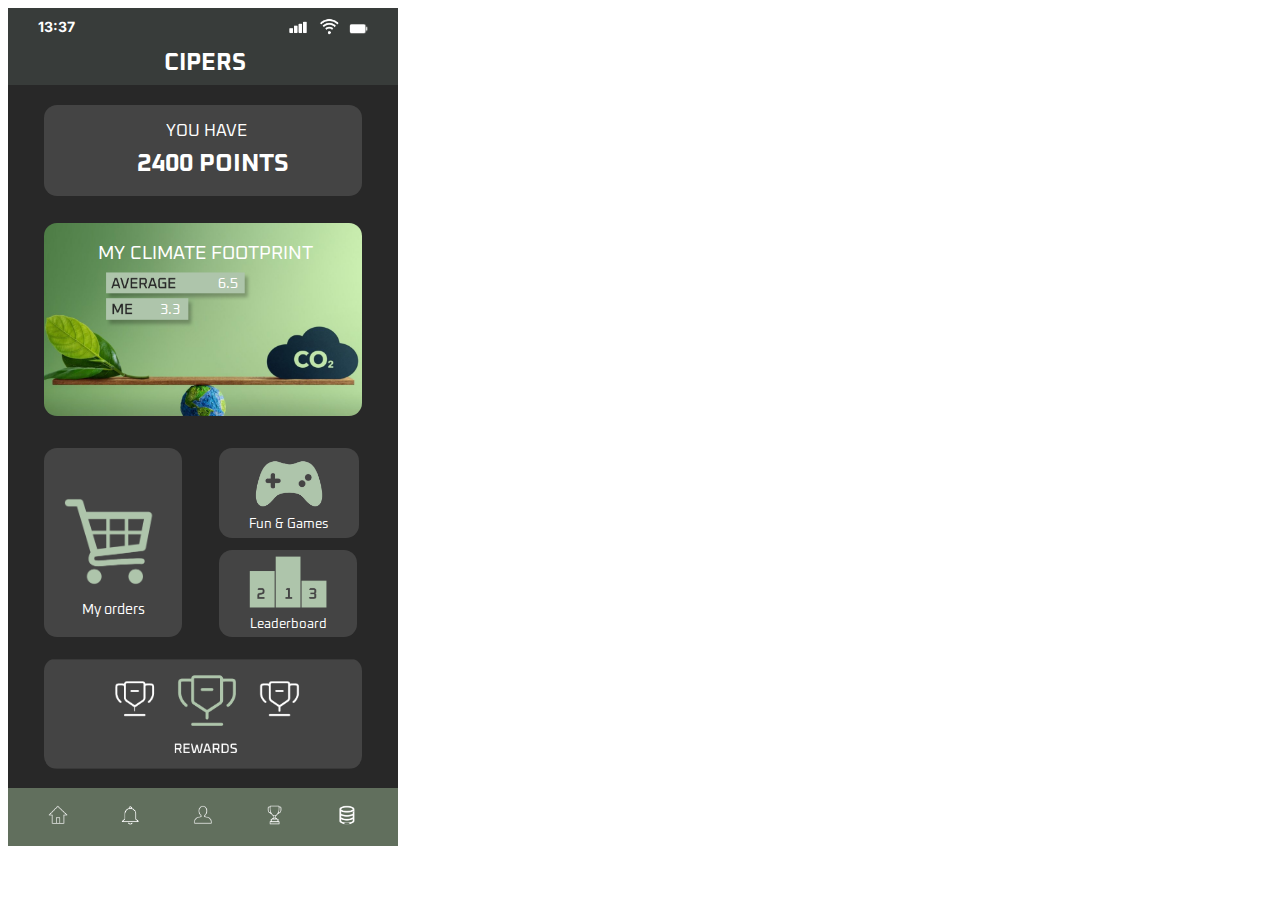
<file: index.html>
<!DOCTYPE html>
<html>
    <head>
        <link href="https://fonts.googleapis.com/css?family=Inter&display=swap" rel="stylesheet" />
        <link href="https://fonts.googleapis.com/css?family=Inria+Sans&display=swap" rel="stylesheet" />
        <link href="https://fonts.googleapis.com/css?family=Oxanium&display=swap" rel="stylesheet" />
        <link href="./css/main.css" rel="stylesheet" />
        <title>
            Cipers
        </title>
    </head>
<body>
<div class="v1_44603">
    <div class="ikoner">
        <img src="images/tackning.png" 
                alt="tackning">
        <img src="images/wifi.png" 
                alt="wifi">
        <img src="images/batteri.png" 
                alt="batteri">
    </div>
    <div class="v67_113162">
    </div>
    <div class="v67_113170">
            <span class="v67_113163">13:37</span>
            <span class="v67_113165">CIPERS</span><div class="name">
            </div>
            <div class="name">
            </div>
            <div class="name">
            </div>
            <a href="mypoints.html">
                <div class="v67_113171"></div>
            </a>
            <div class="climate">
                <img src="images/impact.png" alt="climate">
                <p>MY CLIMATE FOOTPRINT</p>
            </div>
            <div class="impacttext1">
                <p> 6.5 </p>
            </div>
            <div class="impacttext2">
                <p> 3.3 </p>
            </div>
           
           
        
            <a href="leaderboard.html">
                <div class="v67_113173">
                    <img src="images/topp.png" alt="leaderbild">
                    <p>Leaderboard</p>
                </div>
            </a>
        
            <a href="purchases.html">
            <div class="v67_113174">
                <img src="images/shopping.png" 
                alt="vagn">
                <p>My orders</p>
            </div>
            </a>
            <a href="hjulet.html">
                <div class="v67_113176">
                    <img src="images/kontroll.png" 
                    alt="kontroll">
                    <p>Fun &amp; Games</p>
                </div>
            </a>
            
            <a href="mypoints.html">
                <span class="v67_113178">YOU HAVE</span>
                <span class="v67_113179">2400 POINTS</span>
            </a>
            <div class="name">
            </div>
            <div class="name"></div>
            <div class="name"></div>
            <div class="name">
            </div>
            <a href="points.html">
                <img id="trophys" src="images/rewards.png" alt="trophy">
            </a>
          
            
     </div>
     <div class="v67_113164">
         <div class="menyer">
             <img src="images/hus.png" alt="hus">
             <img src="images/bell.png" alt="bell">
             <img src="images/profil.png" alt="profil">
             <img src="images/spel.png" alt="spel">
             <img src="images/data.png" alt="data">
        </div>
     </div>
</div>
</body>
</html>
</file>
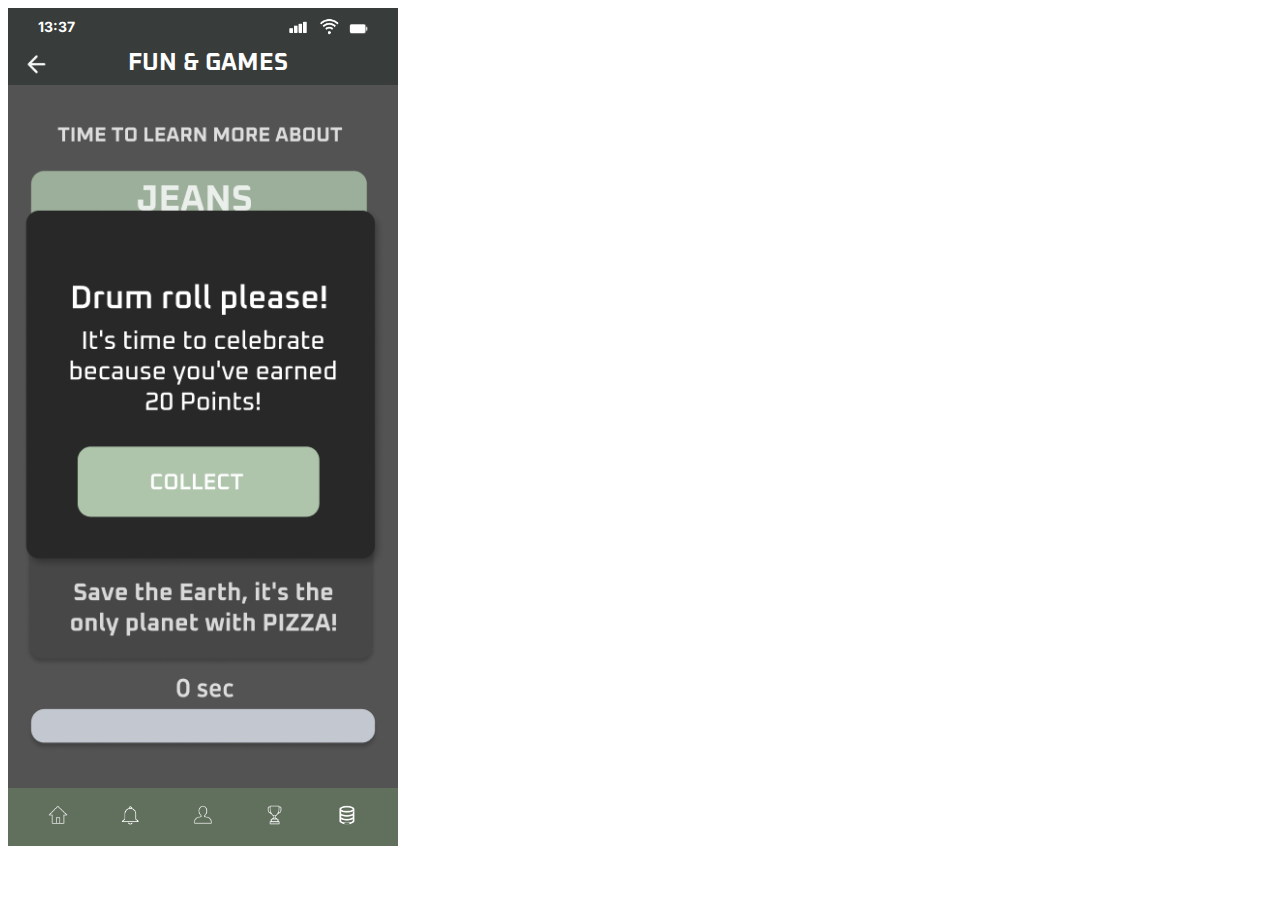
<file: collect.html>
<!DOCTYPE html>
<html>
    <head>
        <link href="https://fonts.googleapis.com/css?family=Inter&display=swap" rel="stylesheet" />
        <link href="https://fonts.googleapis.com/css?family=Inria+Sans&display=swap" rel="stylesheet" />
        <link href="https://fonts.googleapis.com/css?family=Oxanium&display=swap" rel="stylesheet" />
        <link href="./css/main.css" rel="stylesheet" />
        <title>
            Cipers
        </title>
    </head>
<body>
<div class="v1_44603">
    <div class="ikoner">
        <img src="images/tackning.png" 
                alt="tackning">
        <img src="images/wifi.png" 
                alt="wifi">
        <img src="images/batteri.png" 
                alt="batteri">
    </div>
    <a href="index.html">
            <img id="pil" src="images/pil.png" alt="pil" >
    </a>
    <div class="v67_113162">
    </div>
    <div class="v67_113170">
            <span class="v67_113163">13:37</span>
            <span class="fungames">FUN &amp; GAMES</span>
            <a href="index.html">
                <div class="svar2">
                     <img src="images/collect.png" alt="learn">
                </div>
            </a>
        
     </div>
     <div class="v67_113164">
         <div class="menyer">
             <img src="images/hus.png" alt="hus">
             <img src="images/bell.png" alt="bell">
             <img src="images/profil.png" alt="profil">
             <img src="images/spel.png" alt="spel">
             <img src="images/data.png" alt="data">
        </div>
     </div>
</div>
</body>
</html>
</file>
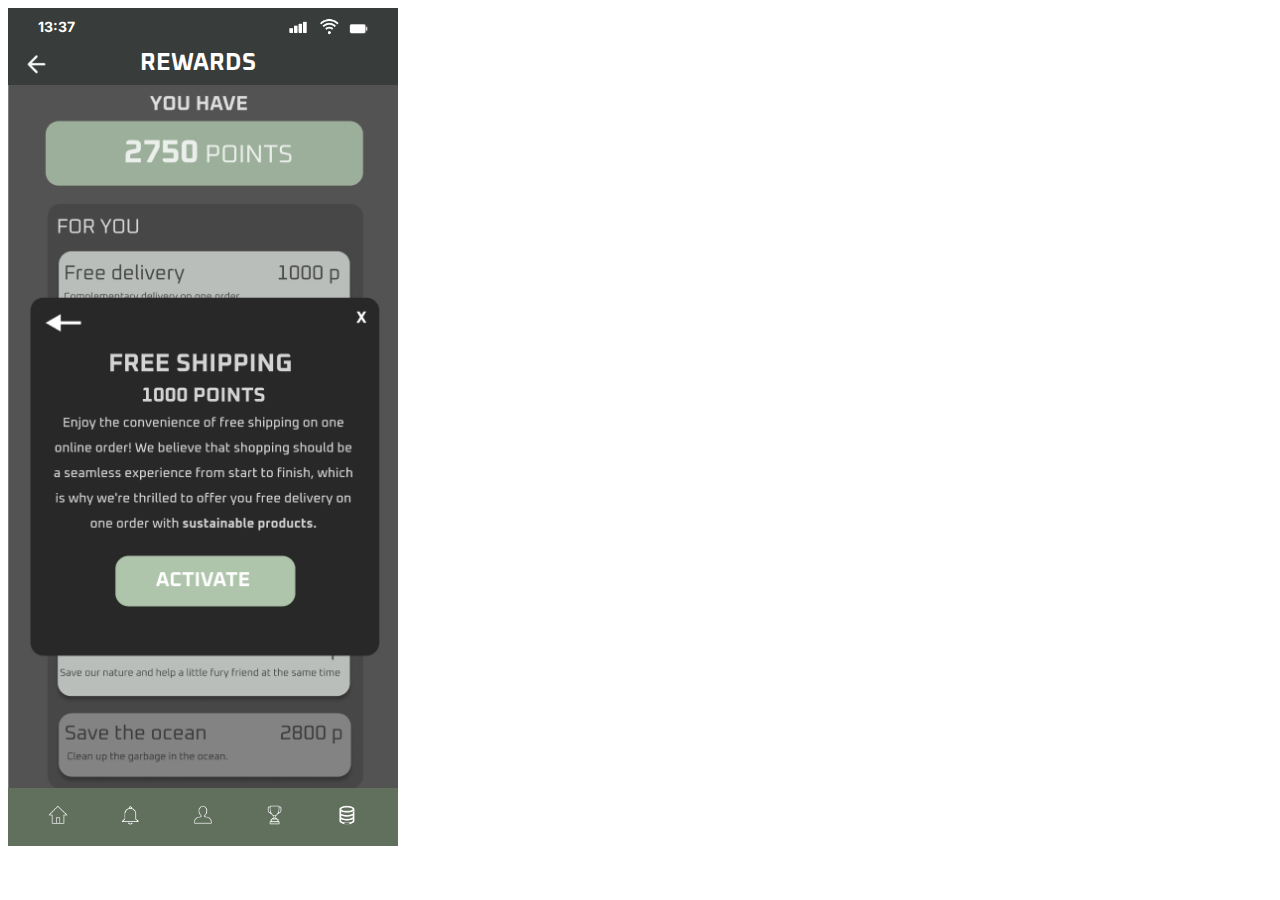
<file: erbjudande.html>
<!DOCTYPE html>
<html>
    <head>
        <link href="https://fonts.googleapis.com/css?family=Inter&display=swap" rel="stylesheet" />
        <link href="https://fonts.googleapis.com/css?family=Inria+Sans&display=swap" rel="stylesheet" />
        <link href="https://fonts.googleapis.com/css?family=Oxanium&display=swap" rel="stylesheet" />
        <link href="./css/main.css" rel="stylesheet" />
        <title>
            Cipers
        </title>
    </head>
<body>
<div class="v1_44603">
    <div class="ikoner">
        <img src="images/tackning.png" 
                alt="tackning">
        <img src="images/wifi.png" 
                alt="wifi">
        <img src="images/batteri.png" 
                alt="batteri">
    </div>
    <a href="index.html">
            <img id="pil" src="images/pil.png" alt="pil" >
    </a>
    <div class="v67_113162">
    </div>
    <div class="v67_113170">
            <span class="v67_113163">13:37</span>
            <span class="fungames2">REWARDS</span>
            
            <a href="index.html">
                <div class="svar3">
                     <img src="images/erbjudande.png" alt="points">
                </div>
            </a>
        
     </div>
     <div class="v67_113164">
         <div class="menyer">
             <img src="images/hus.png" alt="hus">
             <img src="images/bell.png" alt="bell">
             <img src="images/profil.png" alt="profil">
             <img src="images/spel.png" alt="spel">
             <img src="images/data.png" alt="data">
        </div>
     </div>
</div>
</body>
</html>
</file>
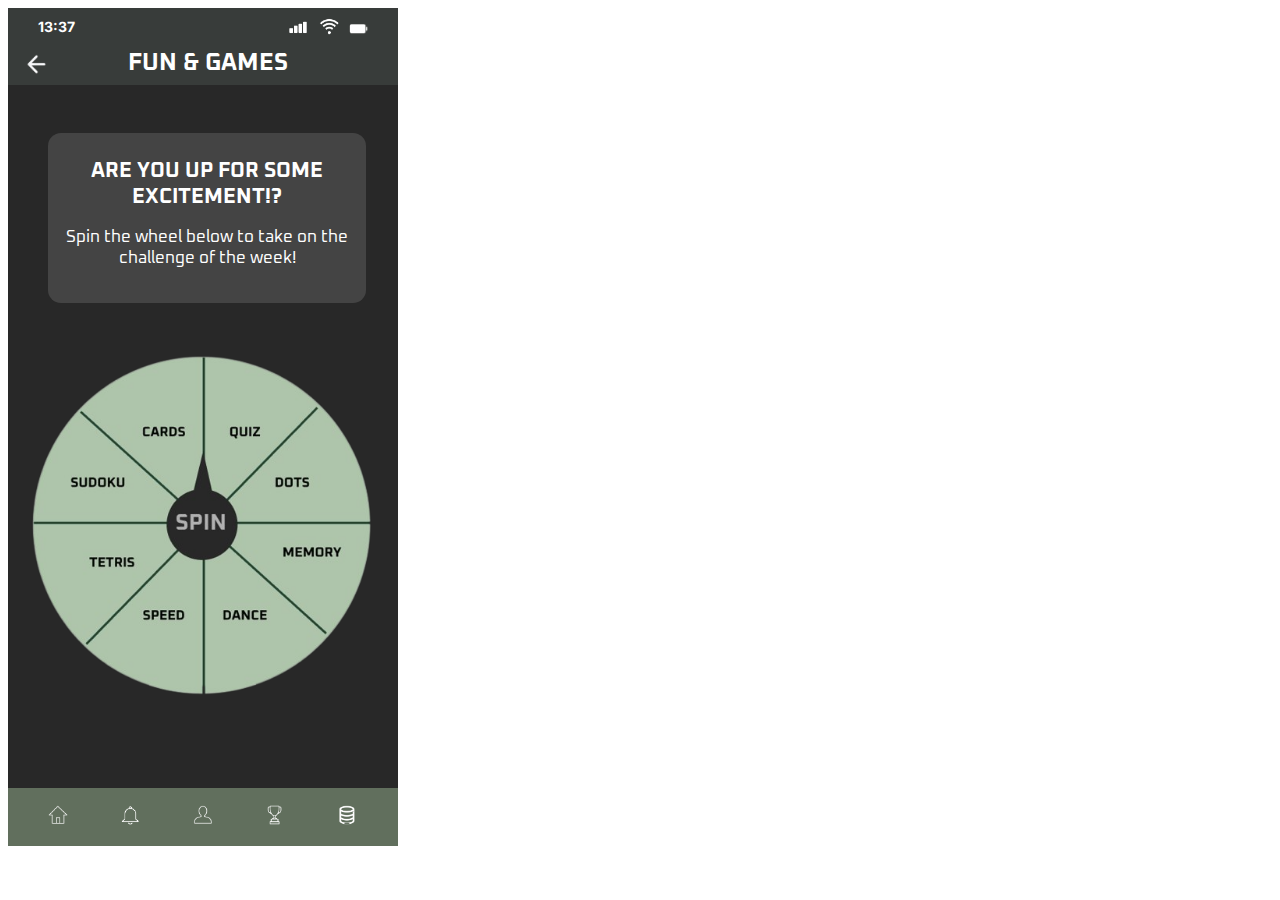
<file: games.html>
<!DOCTYPE html>
<html>
    <head>
        <link href="https://fonts.googleapis.com/css?family=Inter&display=swap" rel="stylesheet" />
        <link href="https://fonts.googleapis.com/css?family=Inria+Sans&display=swap" rel="stylesheet" />
        <link href="https://fonts.googleapis.com/css?family=Oxanium&display=swap" rel="stylesheet" />
        <link href="./css/main.css" rel="stylesheet" />
        <title>
            Cipers
        </title>
    </head>
<body>
<div class="v1_44603">
    <div class="ikoner">
        <img src="images/tackning.png" 
                alt="tackning">
        <img src="images/wifi.png" 
                alt="wifi">
        <img src="images/batteri.png" 
                alt="batteri">
    </div>
    <a href="index.html">
            <img id="pil" src="images/pil.png" alt="pil" >
    </a>
    <div class="v67_113162">
    </div>
    <div class="v67_113170">
            <span class="v67_113163">13:37</span>
            <span class="fungames">FUN &amp; GAMES</span>
            <div class="fun1">
            <h2>ARE YOU UP FOR SOME EXCITEMENT!?</h2>
            <p>Spin the wheel below to take on the challenge of the week!</p>
            </div>
            <a href="quiz.html">
                <img id="wheel" src="images/wheel.png" alt="wheel">
            </a>
     </div>
     <div class="v67_113164">
         <div class="menyer">
             <img src="images/hus.png" alt="hus">
             <img src="images/bell.png" alt="bell">
             <img src="images/profil.png" alt="profil">
             <img src="images/spel.png" alt="spel">
             <img src="images/data.png" alt="data">
        </div>
     </div>
</div>
    
    
    
    
</body>
</html>
</file>
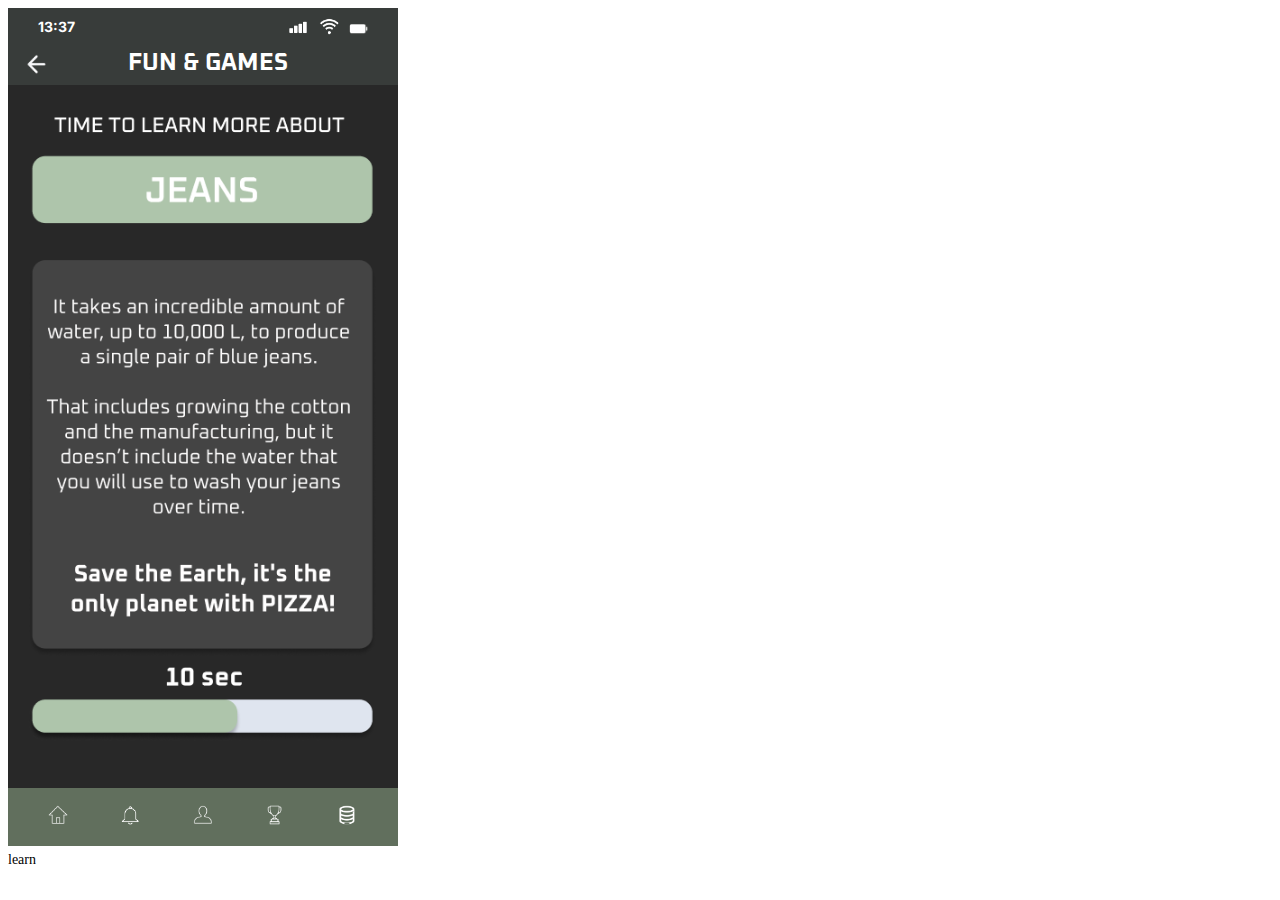
<file: learn.html>
<!DOCTYPE html>
<html>
    <head>
        <link href="https://fonts.googleapis.com/css?family=Inter&display=swap" rel="stylesheet" />
        <link href="https://fonts.googleapis.com/css?family=Inria+Sans&display=swap" rel="stylesheet" />
        <link href="https://fonts.googleapis.com/css?family=Oxanium&display=swap" rel="stylesheet" />
        <link href="./css/main.css" rel="stylesheet" />
        <title>
            Cipers
        </title>
    </head>
<body>
<div class="v1_44603">
    <div class="ikoner">
        <img src="images/tackning.png" 
                alt="tackning">
        <img src="images/wifi.png" 
                alt="wifi">
        <img src="images/batteri.png" 
                alt="batteri">
    </div>
    <a href="index.html">
            <img id="pil" src="images/pil.png" alt="pil" >
    </a>
    <div class="v67_113162">
    </div>
    <a href="collect.html">
        <div class="v67_113170">
                <span class="v67_113163">13:37</span>
                <span class="fungames">FUN &amp; GAMES</span>
                <div class="svar1">
                     <img src="images/learn.png" alt="learn">
                </div>

         </div>
         <div class="v67_113164">
             <div class="menyer">
                 <img src="images/hus.png" alt="hus">
                 <img src="images/bell.png" alt="bell">
                 <img src="images/profil.png" alt="profil">
                 <img src="images/spel.png" alt="spel">
                 <img src="images/data.png" alt="data">
            </div>
         </div>
     </a>
</div>
</body>
</html>learn
</file>
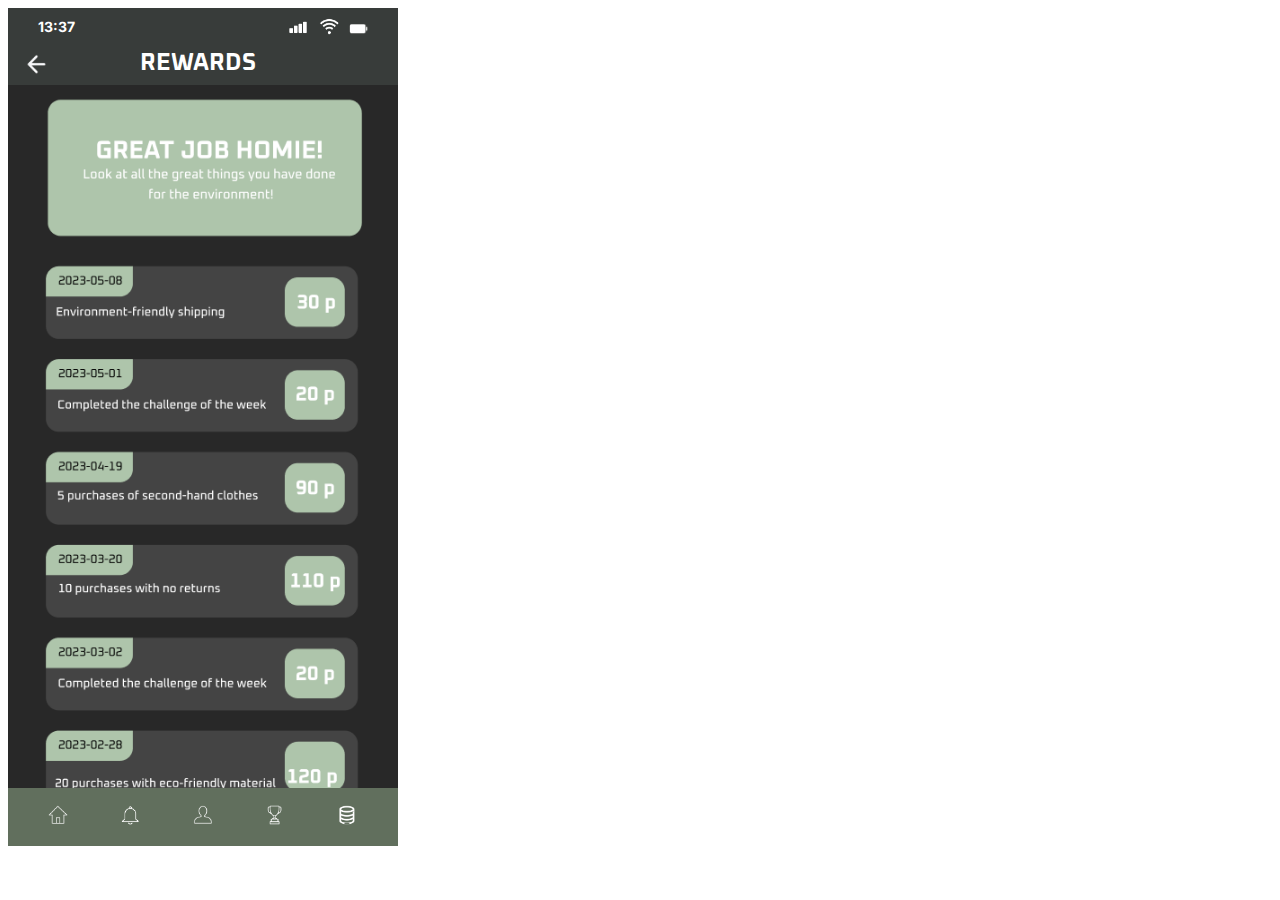
<file: mypoints.html>
<!DOCTYPE html>
<html>
    <head>
        <link href="https://fonts.googleapis.com/css?family=Inter&display=swap" rel="stylesheet" />
        <link href="https://fonts.googleapis.com/css?family=Inria+Sans&display=swap" rel="stylesheet" />
        <link href="https://fonts.googleapis.com/css?family=Oxanium&display=swap" rel="stylesheet" />
        <link href="./css/main.css" rel="stylesheet" />
        <title>
            Cipers
        </title>
    </head>
<body>
<div class="v1_44603">
    <div class="ikoner">
        <img src="images/tackning.png" 
                alt="tackning">
        <img src="images/wifi.png" 
                alt="wifi">
        <img src="images/batteri.png" 
                alt="batteri">
    </div>
    <a href="index.html">
            <img id="pil" src="images/pil.png" alt="pil" >
    </a>
    <div class="v67_113162">
    </div>
    <div class="v67_113170">
            <span class="v67_113163">13:37</span>
            <span class="fungames2">REWARDS</span>
            
            <a href="index.html">
                <div class="svar3">
                     <img src="images/mypoints.png" alt="points">
                </div>
            </a>
        
     </div>
     <div class="v67_113164">
         <div class="menyer">
             <img src="images/hus.png" alt="hus">
             <img src="images/bell.png" alt="bell">
             <img src="images/profil.png" alt="profil">
             <img src="images/spel.png" alt="spel">
             <img src="images/data.png" alt="data">
        </div>
     </div>
</div>
</body>
</html>
</file>
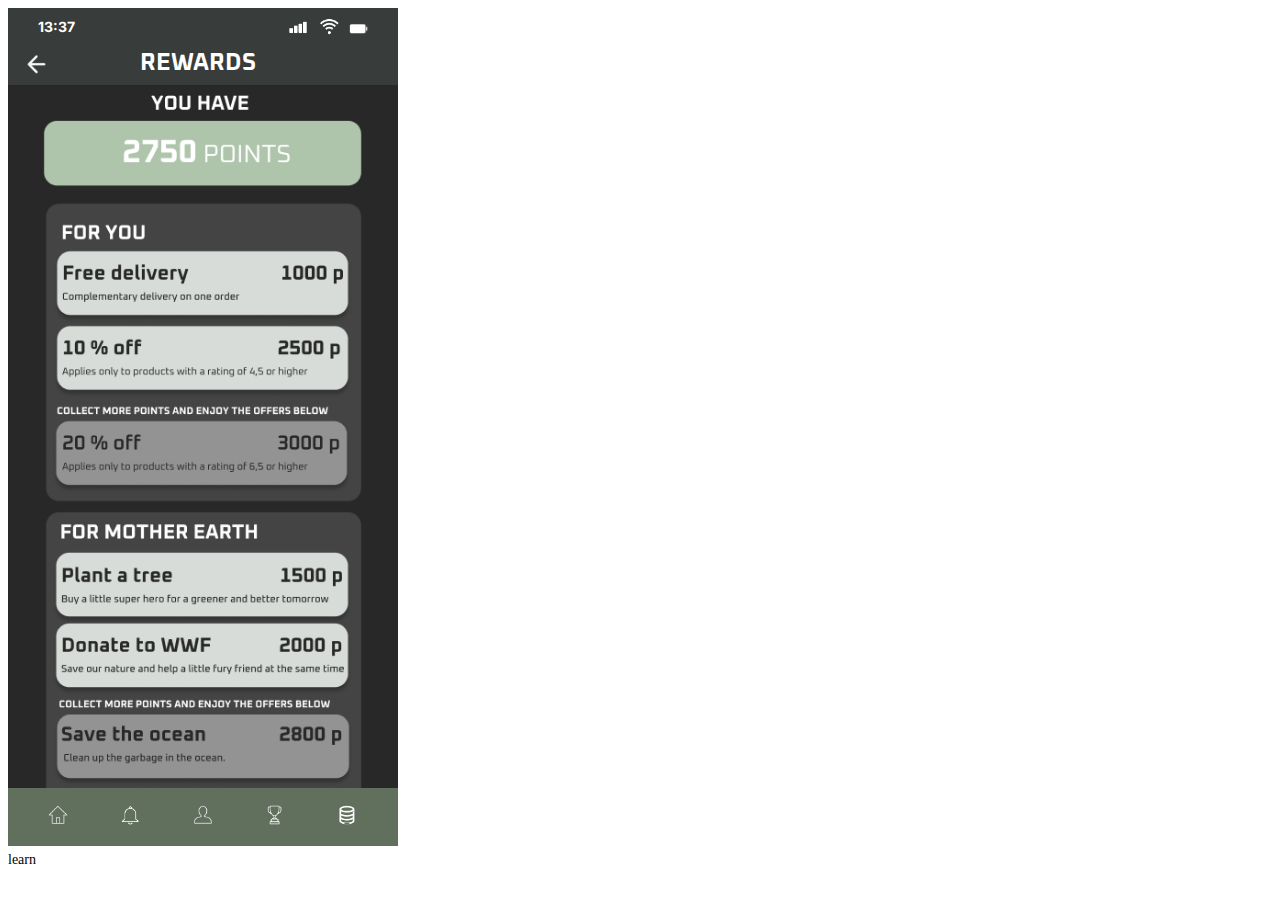
<file: points.html>
<!DOCTYPE html>
<html>
    <head>
        <link href="https://fonts.googleapis.com/css?family=Inter&display=swap" rel="stylesheet" />
        <link href="https://fonts.googleapis.com/css?family=Inria+Sans&display=swap" rel="stylesheet" />
        <link href="https://fonts.googleapis.com/css?family=Oxanium&display=swap" rel="stylesheet" />
        <link href="./css/main.css" rel="stylesheet" />
        <title>
            Cipers
        </title>
    </head>
<body>
<div class="v1_44603">
    <div class="ikoner">
        <img src="images/tackning.png" 
                alt="tackning">
        <img src="images/wifi.png" 
                alt="wifi">
        <img src="images/batteri.png" 
                alt="batteri">
    </div>
    <a href="index.html">
            <img id="pil" src="images/pil.png" alt="pil" >
    </a>
    <div class="v67_113162">
    </div>
    <div class="v67_113170">
            <span class="v67_113163">13:37</span>
            <span class="fungames2">REWARDS</span>
            <a href="erbjudande.html">
                <div class="svar2">
                     <img src="images/points.png" alt="points">
                </div>
            </a>
        
     </div>
     <div class="v67_113164">
         <div class="menyer">
             <img src="images/hus.png" alt="hus">
             <img src="images/bell.png" alt="bell">
             <img src="images/profil.png" alt="profil">
             <img src="images/spel.png" alt="spel">
             <img src="images/data.png" alt="data">
        </div>
     </div>
</div>
</body>
</html>learn
</file>
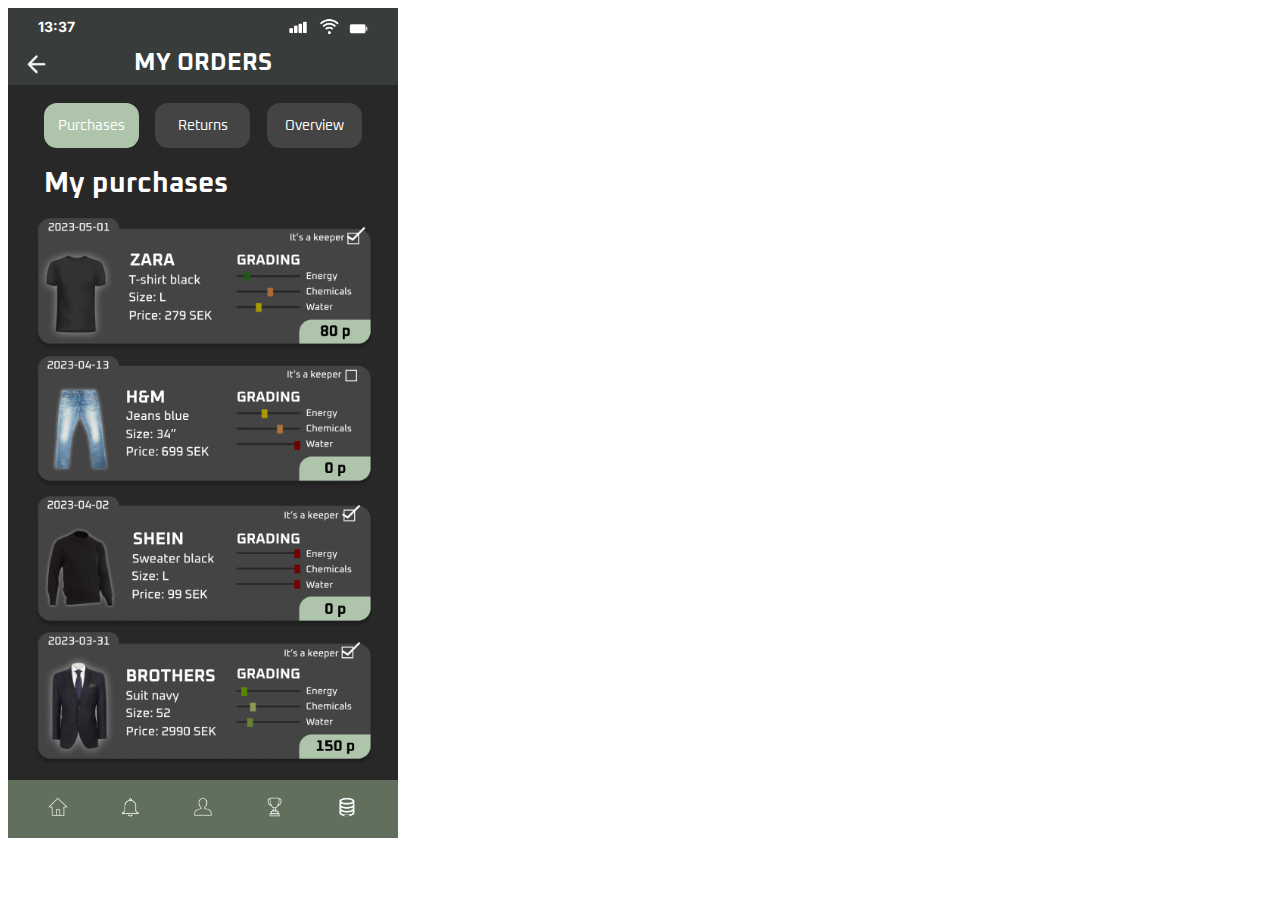
<file: purchases.html>
<!DOCTYPE html>
<html>
    <head>
        <link href="https://fonts.googleapis.com/css?family=Inter&display=swap" rel="stylesheet" />
        <link href="https://fonts.googleapis.com/css?family=Inria+Sans&display=swap" rel="stylesheet" />
        <link href="https://fonts.googleapis.com/css?family=Oxanium&display=swap" rel="stylesheet" />
        <link href="./css/main.css" rel="stylesheet" />
        <title>
            Cipers
        </title>
    </head>
<body>
<div class="v1_44603">
    <div class="ikoner">
        <img src="images/tackning.png" 
                alt="tackning">
        <img src="images/wifi.png" 
                alt="wifi">
        <img src="images/batteri.png" 
                alt="batteri">
    </div>
    <a href="index.html">
        <img id="pil" src="images/pil.png" alt="pil" >
    </a>
    <div class="v67_113162">
    </div>
    
    
    <div class="v67_113170">
        <span class="v67_113163">13:37</span>
        <span class="purchase">MY ORDERS</span>
        <div class="purchaserubrik">
            <h1>My purchases</h1>
        </div>
            <div class="purchasemenynow">
                <p>Purchases</p>
            </div>
            <a href="purchasesreturns.html">
                <div class="purchasemenyreturn">
                     <p>Returns</p>
                </div>
            </a>
            <a href="purchasesoverview.html">
                <div class="purchasemenyoverview">
                     <p>Overview</p>
                </div>
            </a>
        </div>
        <img id="purchasesbild" src="images/kop.png" alt="purch">


          
            
     </div>
     <div class="v67_113164">
         <div class="menyer">
             <img src="images/hus.png" alt="hus">
             <img src="images/bell.png" alt="bell">
             <img src="images/profil.png" alt="profil">
             <img src="images/spel.png" alt="spel">
             <img src="images/data.png" alt="data">
        </div>
     </div>
</div>
</body>
</html>
</file>
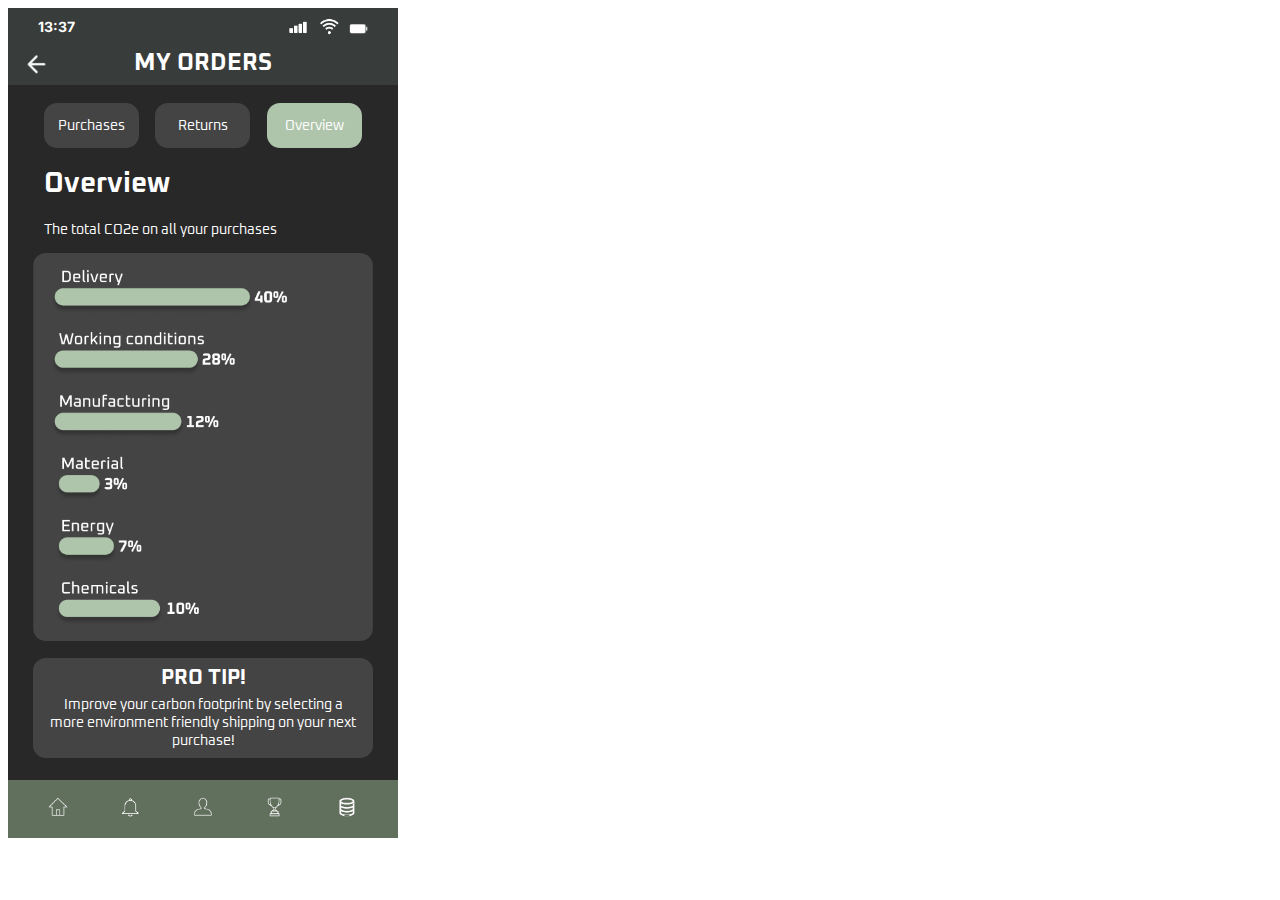
<file: purchasesoverview.html>
<!DOCTYPE html>
<html>
    <head>
        <link href="https://fonts.googleapis.com/css?family=Inter&display=swap" rel="stylesheet" />
        <link href="https://fonts.googleapis.com/css?family=Inria+Sans&display=swap" rel="stylesheet" />
        <link href="https://fonts.googleapis.com/css?family=Oxanium&display=swap" rel="stylesheet" />
        <link href="./css/main.css" rel="stylesheet" />
        <title>
            Cipers
        </title>
    </head>
<body>
<div class="v1_44603">
    <div class="ikoner">
        <img src="images/tackning.png" 
                alt="tackning">
        <img src="images/wifi.png" 
                alt="wifi">
        <img src="images/batteri.png" 
                alt="batteri">
    </div>
    <a href="index.html">
        <img id="pil" src="images/pil.png" alt="pil" >
    </a>
    <div class="v67_113162">
    </div>
    
    
    <div class="v67_113170">
        <span class="v67_113163">13:37</span>
        <span class="purchase">MY ORDERS</span>
        <div class="purchaserubrik">
            <h1>Overview</h1>
            <p>The total CO2e on all your purchases</p>
        </div>
            <a href="purchases.html">
                <div class="purchasemenyreturn1">
                     <p>Purchases</p>
                </div>
            </a>
            <a href="purchasesreturns.html">
            <div class="purchasemenyreturn">
                <p>Returns</p>
            </div>
            </a>
            <div class="purchasemenyoverview1">
                 <p>Overview</p>
            </div>
            <img id="purchasesbild1" src="images/overview.png" alt="purch">
            <div class="overviewtext">
                <h2>PRO TIP!</h2>
                <p>Improve your carbon footprint by selecting a more environment friendly shipping on your next purchase!</p>
            </div>
        
        </div>
        
            
     </div>
     <div class="v67_113164">
         <div class="menyer">
             <img src="images/hus.png" alt="hus">
             <img src="images/bell.png" alt="bell">
             <img src="images/profil.png" alt="profil">
             <img src="images/spel.png" alt="spel">
             <img src="images/data.png" alt="data">
        </div>
     </div>
</div>
</body>
</html>
</file>
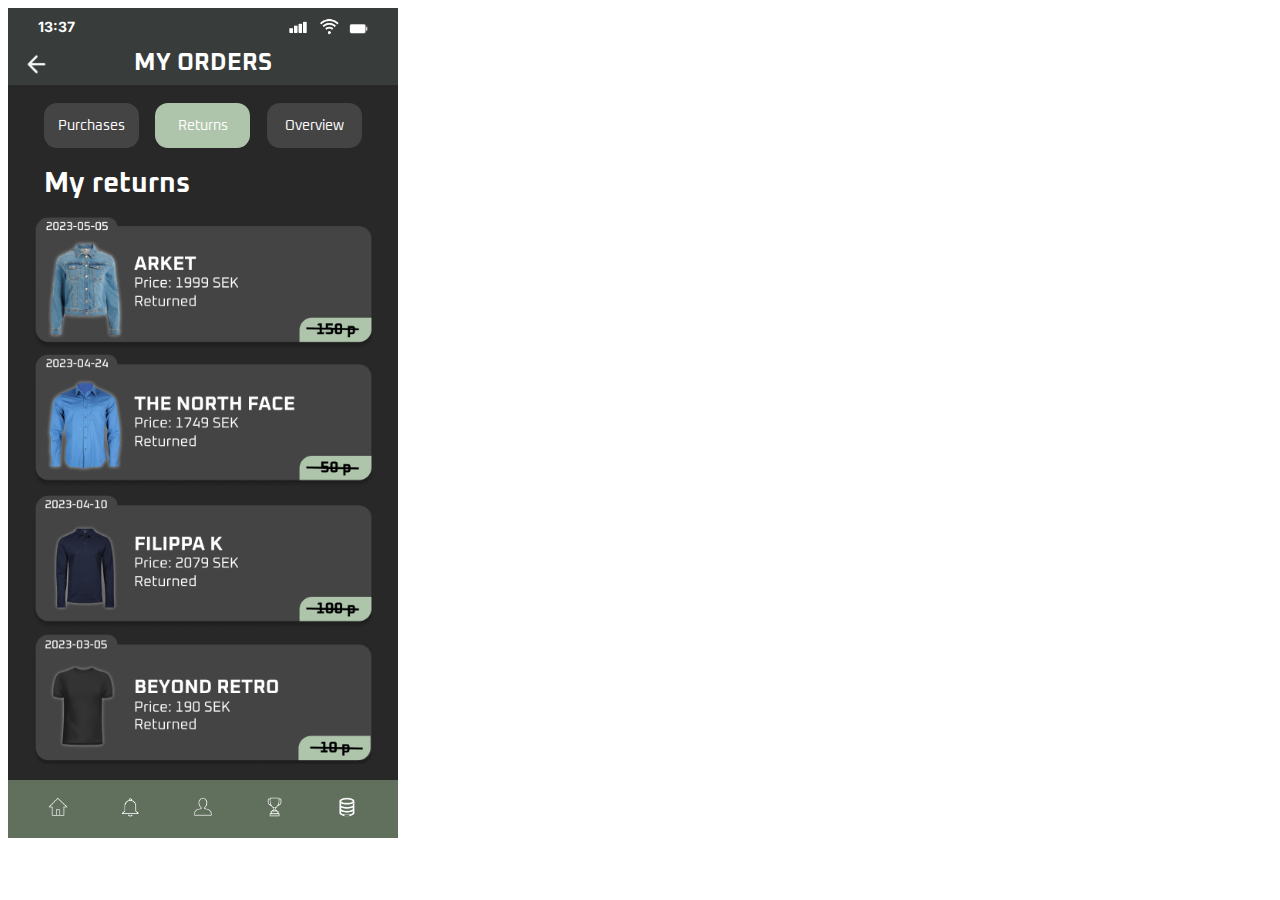
<file: purchasesreturns.html>
<!DOCTYPE html>
<html>
    <head>
        <link href="https://fonts.googleapis.com/css?family=Inter&display=swap" rel="stylesheet" />
        <link href="https://fonts.googleapis.com/css?family=Inria+Sans&display=swap" rel="stylesheet" />
        <link href="https://fonts.googleapis.com/css?family=Oxanium&display=swap" rel="stylesheet" />
        <link href="./css/main.css" rel="stylesheet" />
        <title>
            Cipers
        </title>
    </head>
<body>
<div class="v1_44603">
    <div class="ikoner">
        <img src="images/tackning.png" 
                alt="tackning">
        <img src="images/wifi.png" 
                alt="wifi">
        <img src="images/batteri.png" 
                alt="batteri">
    </div>
    <a href="index.html">
        <img id="pil" src="images/pil.png" alt="pil" >
    </a>
    <div class="v67_113162">
    </div>
    
    
    <div class="v67_113170">
        <span class="v67_113163">13:37</span>
        <span class="purchase">MY ORDERS</span>
        <div class="purchaserubrik">
            <h1>My returns</h1>
            <p>Sorry Amigo, no points for returns!</p>
        </div>
            <a href="purchases.html">
                <div class="purchasemenyreturn1">
                     <p>Purchases</p>
                </div>
            </a>
            <div class="purchasemenynow1">
                <p>Returns</p>
            </div>
            <a href="purchasesoverview.html">
                <div class="purchasemenyoverview">
                     <p>Overview</p>
                </div>
            </a>
        </div>
        <img id="purchasesbild" src="images/purchases.png" alt="purch">


          
            
     </div>
     <div class="v67_113164">
         <div class="menyer">
             <img src="images/hus.png" alt="hus">
             <img src="images/bell.png" alt="bell">
             <img src="images/profil.png" alt="profil">
             <img src="images/spel.png" alt="spel">
             <img src="images/data.png" alt="data">
        </div>
     </div>
</div>
</body>
</html>
</file>
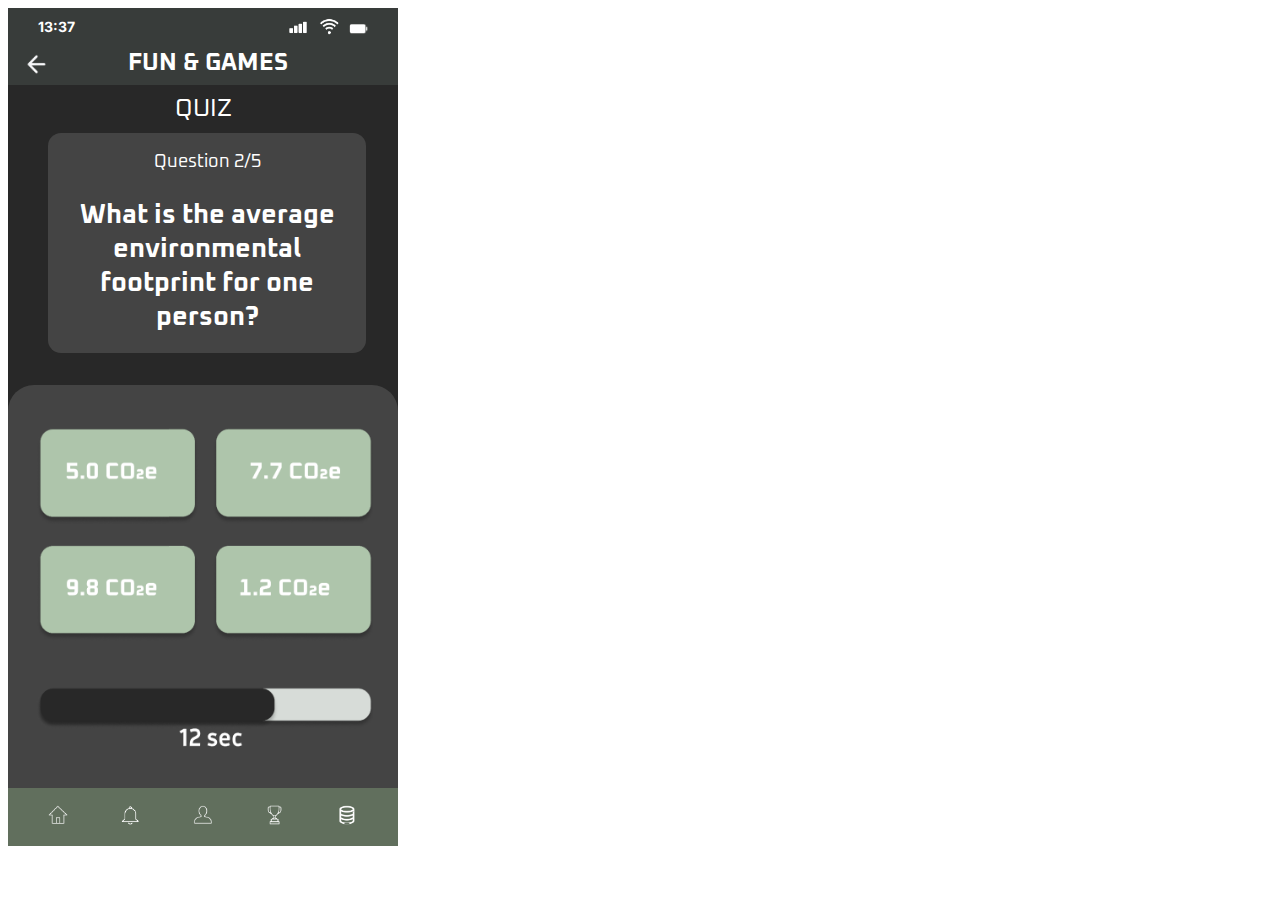
<file: quiz.html>
<!DOCTYPE html>
<html>
    <head>
        <link href="https://fonts.googleapis.com/css?family=Inter&display=swap" rel="stylesheet" />
        <link href="https://fonts.googleapis.com/css?family=Inria+Sans&display=swap" rel="stylesheet" />
        <link href="https://fonts.googleapis.com/css?family=Oxanium&display=swap" rel="stylesheet" />
        <link href="./css/main.css" rel="stylesheet" />
        <title>
            Cipers
        </title>
    </head>
<body>
<div class="v1_44603">
    <div class="ikoner">
        <img src="images/tackning.png" 
                alt="tackning">
        <img src="images/wifi.png" 
                alt="wifi">
        <img src="images/batteri.png" 
                alt="batteri">
    </div>
    <a href="index.html">
            <img id="pil" src="images/pil.png" alt="pil" >
    </a>
    <div class="v67_113162">
    </div>
    <div class="v67_113170">
            <span class="v67_113163">13:37</span>
            <span class="fungames">FUN &amp; GAMES</span>
            <div class="quizrubrik">
                <p>QUIZ</p>
            </div>
            <div class="fun2">
                <p>Question 2/5</p>
                <h2>What is the average environmental footprint for one person?</h2>
            </div>
            <div class="fragor">
                <a href="resultat.html">
                 <img src="images/quizfragor.png" alt="quizfrågor">
                </a>
            </div>
        
     </div>
     <div class="v67_113164">
         <div class="menyer">
             <img src="images/hus.png" alt="hus">
             <img src="images/bell.png" alt="bell">
             <img src="images/profil.png" alt="profil">
             <img src="images/spel.png" alt="spel">
             <img src="images/data.png" alt="data">
        </div>
     </div>
</div>
</body>
</html>
</file>
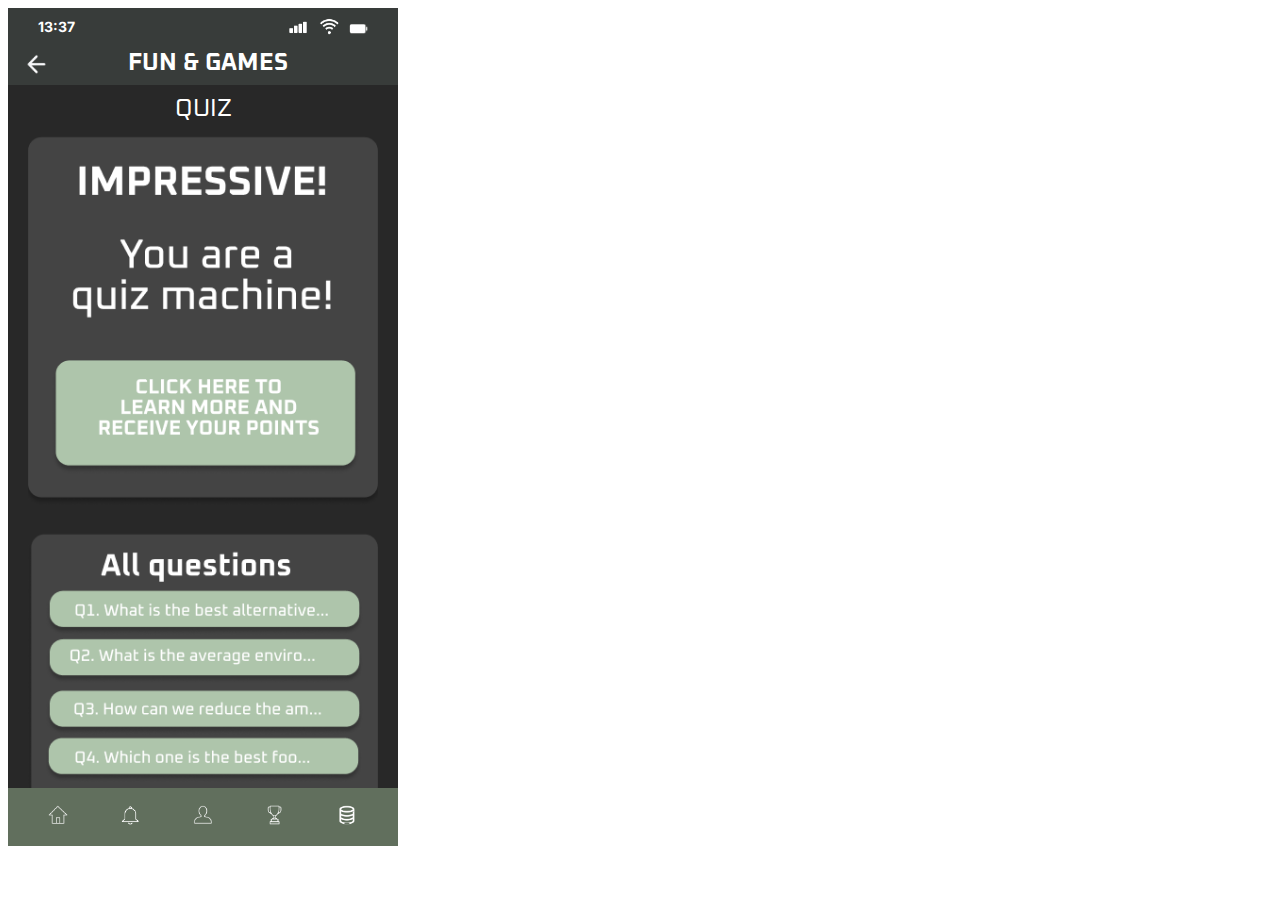
<file: resultat.html>
<!DOCTYPE html>
<html>
    <head>
        <link href="https://fonts.googleapis.com/css?family=Inter&display=swap" rel="stylesheet" />
        <link href="https://fonts.googleapis.com/css?family=Inria+Sans&display=swap" rel="stylesheet" />
        <link href="https://fonts.googleapis.com/css?family=Oxanium&display=swap" rel="stylesheet" />
        <link href="./css/main.css" rel="stylesheet" />
        <title>
            Cipers
        </title>
    </head>
<body>
<div class="v1_44603">
    <div class="ikoner">
        <img src="images/tackning.png" 
                alt="tackning">
        <img src="images/wifi.png" 
                alt="wifi">
        <img src="images/batteri.png" 
                alt="batteri">
    </div>
    <a href="index.html">
            <img id="pil" src="images/pil.png" alt="pil" >
    </a>
    <div class="v67_113162">
    </div>
    <div class="v67_113170">
            <span class="v67_113163">13:37</span>
            <span class="fungames">FUN &amp; GAMES</span>
            <div class="quizrubrik">
                <p>QUIZ</p>
            </div>
            <div class="svar">
                 <img src="images/quizsvar.png" alt="quizfrågor">
            </div>
        
     </div>
    
     <a href="learn.html">
                <div class="knapp">
                </div>
     </a>
     <div class="v67_113164">
         <div class="menyer">
             <img src="images/hus.png" alt="hus">
             <img src="images/bell.png" alt="bell">
             <img src="images/profil.png" alt="profil">
             <img src="images/spel.png" alt="spel">
             <img src="images/data.png" alt="data">
        </div>
     </div>
</div>
</body>
</html>
</file>
<file: css/main.css>
* {
  box-sizing: border-box;
}
body {
  font-size: 14px;
}
.impacttext1{
  color: white;
  position: absolute;
  left: 210px;
  top: 253px;
  z-index: 0;
}
.impacttext2{
  color: white;
  position: absolute;
  left: 152px;
  top: 279px;
  z-index: 0;
}
.ikoner{
    position: absolute;
    width: 90px;
    top:10px;
    right: 20px;
    z-index: 1;
}

.ikoner img{
    width: 20px;
    margin-right: 7px;
}
#pil {
    position: absolute;
    width: 23px;
    top: 45px;
    left:17px;
    z-index: 1;
}
#wheel{
    position: absolute;
    width: 390px;
    top: 330px;
    z-index:1;
    
}

.menyer{
    left: 15px;
    top: 16.5px;
    justify-content: center;
    align-items: center;
    position: absolute;
    flex-wrap: wrap;
	justify-content: center;
}
.menyer img{
    z-index: 1;
    height: 20px;
    margin: 0 25px 0 25px;
}

#trophys{
    position: absolute;
    width:318px;
    top: 650px;
    left: 36px;
    border-radius: 13px;
}

.v67_113170 {
  height: 703px;
  width: 390px;
  background: rgba(40,40,40,1);
  font-family: Oxanium;
  opacity: 1;
  top: 70px;
  left: 0px;
}

.v1_44603 {
  width: 390px;
  height: 844px;
  background: rgba(255,255,255,1);
  opacity: 1;
  position: relative;
  top: 0px;
  left: 0px;
  
}
.v67_113162 {
  width: 390px;
  height: 77px;
  background: rgba(56,60,58,1);
  opacity: 1;
  position: relative;
  top: 0px;
  left: 0px;
}

.v67_113163 {
  width: 38px;
  color: rgba(255,255,255,1);
  position: absolute;
  top: 10px;
  left: 30px;
  font-family: Inter;
  font-weight: Bold;
  font-size: 14px;
  opacity: 1;
  text-align: left;
}
.v67_113164 {
  width: 390px;
  height: 58px;
  background: rgba(97,111,93,1);
  opacity: 1;
  position: absolute;
  top: 780px;
}
.v67_113165 {
  width: 77px;
  color: rgba(255,255,255,1);
  position: absolute;
  top: 40px;
  left: 156px;
  //font-family: Inria Sans;
  font-weight: Bold;
  font-size: 24px;
  opacity: 1;
  text-align: center;
}
.fungames{
  width: 160px;
  color: rgba(255,255,255,1);
  position: absolute;
  top: 40px;
  left: 120px;
  font-weight: Bold;
  font-size: 24px;
  opacity: 1;
  text-align: center;
}
.fungames2{
  width: 160px;
  color: rgba(255,255,255,1);
  position: absolute;
  top: 40px;
  left: 110px;
  font-weight: Bold;
  font-size: 24px;
  opacity: 1;
  text-align: center;
}
.leaderboard {
  width: 77px;
  color: rgba(255,255,255,1);
  position: absolute;
  top: 40px;
  left: 120px;
  font-family: Inria Sans;
  font-weight: Bold;
  font-size: 24px;
  opacity: 1;
  text-align: center;
}
.name {
  color: #fff;
}
.name {
  color: #fff;
}
.name {
  color: #fff;
}


.purchasemenyoverview{
  top: 95px;
  right: 36px;
  color: white;
  width: 95px;
  height: 45px;
  background: rgba(85,85,85,1);
  background: #444444;
  opacity: 1;
  position: absolute;
  align-items: center;
  text-align: center; 
  justify-content: center;
  border-top-left-radius: 13px;
  border-top-right-radius: 13px;
  border-bottom-left-radius: 13px;
  border-bottom-right-radius: 13px;
}
.purchasemenyoverview1{
  top: 95px;
  right: 36px;
  color: white;
  width: 95px;
  height: 45px;
  background: #AEC5AB;
  opacity: 1;
  position: absolute;
  align-items: center;
  text-align: center; 
  justify-content: center;
  border-top-left-radius: 13px;
  border-top-right-radius: 13px;
  border-bottom-left-radius: 13px;
  border-bottom-right-radius: 13px;
}
.purchasemenyreturn{
  top: 95px;
  left: 147px;
  color: white;
  width: 95px;
  height: 45px;
  background: rgba(85,85,85,1);
  background: #444444;
  opacity: 1;
  position: absolute;
  align-items: center;
  text-align: center; 
  justify-content: center;
  border-top-left-radius: 13px;
  border-top-right-radius: 13px;
  border-bottom-left-radius: 13px;
  border-bottom-right-radius: 13px;
}
.purchasemenynow{
  top: 95px;
  left: 36px;
  color: white;
  width: 95px;
  height: 45px;
  background: #AEC5AB;
  opacity: 1;
  position: absolute;
  align-items: center;
  text-align: center;
  border-top-left-radius: 13px;
  border-top-right-radius: 13px;
  border-bottom-left-radius: 13px;
  border-bottom-right-radius: 13px;
}
.purchasemenynow1{
  top: 95px;
  left: 147px;
  color: white;
  width: 95px;
  height: 45px;
  background: #AEC5AB;
  opacity: 1;
  position: absolute;
  align-items: center;
  text-align: center;
  border-top-left-radius: 13px;
  border-top-right-radius: 13px;
  border-bottom-left-radius: 13px;
  border-bottom-right-radius: 13px;
}
.purchasemenyreturn1{
  top: 95px;
  left: 36px;
  color: white;
  width: 95px;
  height: 45px;
  background: rgba(85,85,85,1);
  background: #444444;
  opacity: 1;
  position: absolute;
  align-items: center;
  text-align: center; 
  justify-content: center;
  border-top-left-radius: 13px;
  border-top-right-radius: 13px;
  border-bottom-left-radius: 13px;
  border-bottom-right-radius: 13px;
}
.overviewtext{
    color: white;
    background: #444444;
    border-radius: 13px;
    position: absolute;
    width: 340px;
    height: 100px;
    top:650px;
    left:25px;
    justify-content: center;
    text-align: center;
}
.overviewtext h2{ 
    margin: 7px 0 5px ;
    
}
.overviewtext p{ 
    margin: 0px;
    
    margin: 5px 16px 5px ;
}
#purchasesbild{
    top:205px;
    width: 340px;
    position: absolute;
    left: 25px;
    border-radius: 13px;
}
#purchasesbild1{
    top:245px;
    width: 340px;
    position: absolute;
    left: 25px;
    border-radius: 13px;
}
.purchaserubrik{
    color:white;
    position: absolute;
    top: 140px;
    left: 36px;
}
.v67_113171 {
  width: 318px;
  height: 91px;
  background: rgba(85,85,85,1);
  background: #444444;
  opacity: 1;
  position: absolute;
  top: 97px;
  left: 36px;
  border-top-left-radius: 13px;
  border-top-right-radius: 13px;
  border-bottom-left-radius: 13px;
  border-bottom-right-radius: 13px;
  
}
.quizrubrik{
    width: 100%;
    position: absolute;
    color:white;
    text-align: center;
    font-size: 25px;
    top: 60px;
}

.funn{
  width: 318px;
  height: 70px;
  color: white;
  background: #444444;
  //background: #AEC5AB;
  
  opacity: 1;
  position: absolute;
  top: 680px;
  left: 40px;
  border-top-left-radius: 13px;
  border-top-right-radius: 13px;
  border-bottom-left-radius: 13px;
  border-bottom-right-radius: 13px;
  text-align: center;
}

.funn h2{
    margin-top: 22px;
}

.fun1{
  width: 318px;
  height: 170px;
  color: white;
  background: #444444;
  //background: #AEC5AB;
  opacity: 1;
  position: absolute;
  top: 125px;
  left: 40px;
  border-top-left-radius: 13px;
  border-top-right-radius: 13px;
  border-bottom-left-radius: 13px;
  border-bottom-right-radius: 13px;
  text-align: center;
}
.fun1 h2{
    margin-top: 25px;
}
.fun1 p{
    margin: 0 15px 0 15px;
    font-size: 120%;
}

.fun2{
  width: 318px;
  height: 220px;
  color: white;
  background: #444444;
  //background: #AEC5AB;
  opacity: 1;
  position: absolute;
  top: 125px;
  left: 40px;
  border-top-left-radius: 13px;
  border-top-right-radius: 13px;
  border-bottom-left-radius: 13px;
  border-bottom-right-radius: 13px;
  text-align: center;
}
.svar1 img{
    position: relative;
    width: 385px;
    left:3px;
}
.svar2 img{
    position: absolute;
    width: 390px;
    height:703px;
    left:0;
}
.svar3 img{
    position: absolute;
    left:0;
    width: 390px;
    height:704px;
    
}

.knapp{
    position: absolute;
    width:295px;
    height: 100px;
    z-index: 0;
    left:50px;
    top:355px;
}
.svar{
     
    position:absolute;
    width: 390px;
    border-top-left-radius: 26px;
    border-top-right-radius:26px;
    top:119px;
    height: 460px;
}

.svar img{
    position: relative;
    width: 350px;
    left: 20px;
    
    
}
.fragor{
    background: #444444;
    position:absolute;
    width: 390px;
    border-top-left-radius: 26px;
    border-top-right-radius:26px;
    top:377px;
    height: 460px;
}
.fragor img{
    position: relative;
    left:25px;
    top:36px;
    width:340px;
}
.fun2 p{
    font-size: 130%;
}
.fun2 h2{
    font-size: 190%;
    margin: 25px 25px 0 25px;
}

.climate img{
  top: 215px;
  left: 36px;
  position: absolute;
  width: 318px;
  border-top-left-radius: 13px;
  border-top-right-radius: 13px;
  border-bottom-left-radius: 13px;
  border-bottom-right-radius: 13px;
}
.climate p{
    color: white;
    position: absolute;
    font-size: 19px;
    top: 215px;
    z-index:1;
    left: 90px;
}


.leaderboardback{
  width: 390px;
  height: 537px;
  background: rgba(85,85,85,1);
  opacity: 1;
  position: absolute;
  top: 243px;
 
  border-top-left-radius: 30px;
  border-top-right-radius: 30px;
}
#topplistan{
    position: absolute;
    z-index: 1;
    width: 230px;
    top: 80px;
    left: 80px;   
}
#topplistan2{
    position: absolute;
    z-index: 1;
    width: 320px;
    top: 30px;
    left: 35px;
}

.v67_113173 {
  width: 138px;
  height: 87px;
  background: rgba(85,85,85,1);  
  background: #444444;
  opacity: 1;
  position: absolute;
  top: 542px;
  left: 211px;
  border-top-left-radius: 13px;
  border-top-right-radius: 13px;
  border-bottom-left-radius: 13px;
  border-bottom-right-radius: 13px;
}
.v67_113173 img{
    position: relative;
    left: 29px;
    top: 5px;
    width:80px;
}
.v67_113173 p{
    color:white;
    margin-top:7px;
    text-align: center;
    font-size:90%;
}


.v67_113174 {
  width: 138px;
  height: 189px;
  background: rgba(85,85,85,1);
  background: #444444;
  opacity: 1;
  position: absolute;
  top: 440px;
  left: 36px;
  border-top-left-radius: 13px;
  border-top-right-radius: 13px;
  border-bottom-left-radius: 13px;
  border-bottom-right-radius: 13px;
  
}
.v67_113174 p{
    color:white;
    padding-top: 45px;
    text-align: center;
}
.purchase{
  width: 140px;
  color: rgba(255,255,255,1);
  position: absolute;
  top: 40px;
  left: 125px;
  font-family: Oxanium;
  font-weight: Bold;
  font-size: 24px;
  opacity: 1;
  text-align: center;
}

.v67_113174 img{
    position: relative;
    width: 90px;
    height: auto;
    top:50px;
    left: 20px;
}
.v67_113176 img{
    position: relative;
    width: 70px;
    height: auto;
    top:8px;
    left: 35px;
}
.v67_113175 {
  width: 119px;
  color: rgba(255,255,255,1);
  position: absolute;
  top: 597px;
  left: 55px;
  font-family: Oxanium;
  font-weight: Medium;
  font-size: 16px;
  opacity: 1;
  text-align: left;
}
.v67_113176 {
  width: 140px;
  height: 90px;
  background: rgba(85,85,85,1);
  background: #444444;
  opacity: 1;
  position: absolute;
  top: 440px;
  left: 211px;
  border-top-left-radius: 13px;
  border-top-right-radius: 13px;
  border-bottom-left-radius: 13px;
  border-bottom-right-radius: 13px;
}
.v67_113176 p{
    color:white;
    text-align: center;
    margin-top:11px;
    font-size:90%;
}

.v67_113178 {
  width: 90px;
  color: rgba(255,255,255,1);
  position: absolute;
  top: 113px;
  left: 158px;
  font-family: Oxanium;
  font-weight: Regular;
  font-size: 17px;
  opacity: 1;
  text-align: left;
}
.v67_113179 {
  width: 197px;
  color: rgba(255,255,255,1);
  position: absolute;
  top: 140px;
  left: 129px;
  font-family: Oxanium;
  font-weight: Bold;
  font-size: 25px;
  opacity: 1;
  text-align: left;
}
.name {
  color: #fff;
}
.name {
  color: #fff;
}
.name {
  color: #fff;
}


.name {
  color: #fff;
}
.v67_113186 {
  width: 183px;
  height: 14px;
  background: url("../images/v67_113186.png");
  opacity: 1;
  position: absolute;
  top: 470px;
  left: 189px;
}
.v67_113187 {
  width: 291px;
  color: rgba(255,255,255,1);
  position: absolute;
  top: 260px;
  left: 79px;
  font-family: Oxanium;
  font-weight: SemiBold;
  font-size: 16px;
  opacity: 1;
  text-align: left;
}

.v67_113188 {
  width: 27px;
  height: 39px;
  background: rgba(174,197,171,1);
  opacity: 1;
  top: 690px;
  left: 232px;
  
}
.v67_113189 {
  width: 27px;
  height: 29px;
  background: rgba(174,197,171,1);
  opacity: 1;

  top: 700px;
  left: 309px;
 
}
.v67_113190 {
  width: 26px;
  height: 61px;
  background: rgba(174,197,171,1);
  opacity: 1;
  top: 668px;
  left: 270px;
  
}
.v67_113191 {
  width: 9px;
  color: rgba(255,255,255,1);

  top: 700px;
  left: 238px;
  font-family: Oxanium;
  font-weight: SemiBold;
  font-size: 24px;
  opacity: 1;
  text-align: left;
}
.v67_113192 {
  width: 9px;
  color: rgba(255,255,255,1);
 
  top: 700px;
  left: 315px;
  font-family: Oxanium;
  font-weight: SemiBold;
  font-size: 24px;
  opacity: 1;
  text-align: left;
}
.v67_113193 {
  width: 9px;
  color: rgba(255,255,255,1);
  
  top: 700px;
  left: 277px;
  font-family: Oxanium;
  font-weight: SemiBold;
  font-size: 24px;
  opacity: 1;
  text-align: left;
}
.v67_113194 {
  width: 108px;
  color: rgba(255,255,255,1);
  position: absolute;
  top: 284px;
  left: 234px;
  font-family: Oxanium;
  font-weight: Regular;
  font-size: 25px;
  opacity: 1;
  text-align: left;
}
.v67_113195 {
  width: 234px;
  color: rgba(255,255,255,1);
  position: absolute;
  top: 454px;
  left: 107px;
  font-family: Oxanium;
  font-weight: Regular;
  font-size: 25px;
  opacity: 1;
  text-align: left;
}




.wrapper {
  width: 90%;
  max-width: 34.37em;
  max-height: 90vh;
  background: rgba(40,40,40,1);
  position: absolute;
  transform: translate(-50%, -50%);
  top: 500px;
  left: 50%;
  z-index: 0;
    border-radius: 130px
 
  box-shadow: 0 4em 5em rgba(27, 8, 53, 0.2);
}
.container {
  position: relative;
  width: 100%;
  height: 100%;
  z-index: 0;
    background: rgba(40,40,40,1);
    border-radius: 130px
}
#wheeel {
  max-height: inherit;
  width: inherit;
  top: 0;
  margin: 0;
  background: rgba(40,40,40,1);
  z-index: 0;
  border:0px;
  border-radius: 130px
}
@keyframes rotate {
  100% {
    transform: rotate(360deg);
  }
}
#spin-btn {
  position: absolute;
  transform: translate(-50%, -50%);
  top: 50%;
  left: 50%;
  height: 26%;
  width: 26%;
  border-radius: 50%;
  cursor: pointer;
  border: 0;
  background: #444444;
  color: #ffffff;
  text-transform: uppercase;
  font-size: 1.8em;
  letter-spacing: 0.1em;
  font-weight: 600;
}
#pilimg {
  position: absolute;
  width: 4em;
  top: 45%;
  right: -8%;
}
#final-value {
  font-size: 1.5em;
  text-align: center;
  background: rgba(40,40,40,1);
  color: rgba(40,40,40,1);
  font-weight: 500;
  margin:0px;
}
#final-value p{
    margin:0px;
}
@media screen and (max-width: 768px) {
  .wrapper {
    font-size: 12px;
  }
  img {
    right: -5%;
  }
}
</file>
